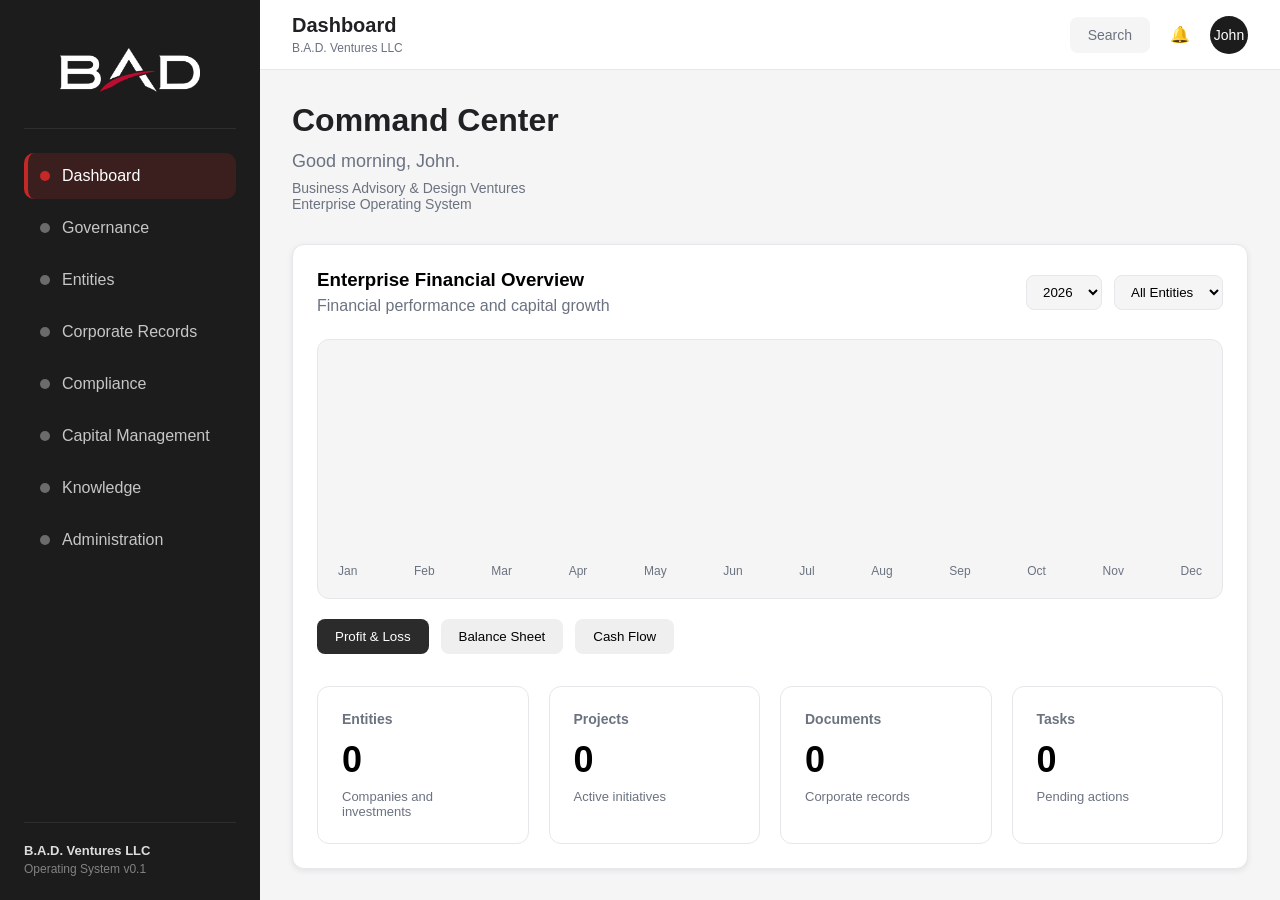
<file: prototype/index.html>
<!DOCTYPE html>
<html lang="en">

<head>
    <meta charset="UTF-8">
    <meta name="viewport" content="width=device-width, initial-scale=1.0">

    <title>BAD OS</title>

    <link rel="stylesheet" href="css/styles.css">
</head>

<body>

    <aside>

        <div class="logo">
            <img src="assets/logo.png" alt="BAD Ventures Logo">
        </div>

        <nav>

    <ul>

        <li class="active">
            <span class="nav-icon"></span>
            Dashboard
        </li>

        <li>
            <span class="nav-icon"></span>
            Governance
        </li>

        <li>
            <span class="nav-icon"></span>
            Entities
        </li>

        <li>
            <span class="nav-icon"></span>
            Corporate Records
        </li>

        <li>
            <span class="nav-icon"></span>
            Compliance
        </li>

        <li>
            <span class="nav-icon"></span>
            Capital Management
        </li>

        <li>
            <span class="nav-icon"></span>
            Knowledge
        </li>

        <li>
            <span class="nav-icon"></span>
            Administration
        </li>

    </ul>

</nav>

<div class="sidebar-footer">

    <p class="company-name">B.A.D. Ventures LLC</p>

    <p class="version">Operating System v0.1</p>

</div>

    </aside>

    <div class="workspace">

        <header>

    <div class="header-title">

        <h1>Dashboard</h1>

        <p>B.A.D. Ventures LLC</p>

    </div>


    <div class="header-actions">

        <div class="search">
            Search
        </div>


        <div class="notification">
            🔔
        </div>


        <div class="user">
            John
        </div>

    </div>

</header>

        <main>

    <div class="content-container">


        <section class="welcome-section">

            <h2>
                Command Center
            </h2>


            <p class="welcome-message">
                Good morning, John.
            </p>


            <p class="company-description">
                Business Advisory & Design Ventures
                <br>
                Enterprise Operating System
            </p>


        </section>

<div class="financial-card card">


    <div class="financial-header">

        <div>

            <h3>
                Enterprise Financial Overview
            </h3>

            <p>
                Financial performance and capital growth
            </p>

        </div>


        <div class="financial-filters">


            <select>

                <option>
                    2026
                </option>

            </select>


            <select>

                <option>
                    All Entities
                </option>

            </select>


        </div>


    </div>


    <div class="chart-placeholder">


        <div class="chart-line">

        </div>


        <div class="chart-labels">

            <span>Jan</span>
            <span>Feb</span>
            <span>Mar</span>
            <span>Apr</span>
            <span>May</span>
            <span>Jun</span>
            <span>Jul</span>
            <span>Aug</span>
            <span>Sep</span>
            <span>Oct</span>
            <span>Nov</span>
            <span>Dec</span>

        </div>


    </div>


    <div class="financial-toggle">


        <button class="active">
            Profit & Loss
        </button>


        <button>
            Balance Sheet
        </button>


        <button>
            Cash Flow
        </button>


    </div>

    <section class="kpi-grid">


        <div class="kpi-card">

            <h4>
                Entities
            </h4>

            <div class="kpi-value">
                0
            </div>

            <p>
                Companies and investments
            </p>

        </div>



        <div class="kpi-card">

            <h4>
                Projects
            </h4>

            <div class="kpi-value">
                0
            </div>

            <p>
                Active initiatives
            </p>

        </div>




        <div class="kpi-card">

            <h4>
                Documents
            </h4>

            <div class="kpi-value">
                0
            </div>

            <p>
                Corporate records
            </p>

        </div>




        <div class="kpi-card">

            <h4>
                Tasks
            </h4>

            <div class="kpi-value">
                0
            </div>

            <p>
                Pending actions
            </p>

        </div>


    </section>

</div>      

</main>

    </div>


    <script src="js/app.js"></script>

</body>

</html>
</file>
<file: prototype/css/styles.css>
/* BAD OS Prototype - Application Shell */

* {
    margin: 0;
    padding: 0;
    box-sizing: border-box;
}

:root {

    /* Brand Colors */
    --color-primary: #2B2B2B;
    --color-primary-light: #3A3A3A;
    --color-primary-dark: #1C1C1C;

    --color-accent: #C62828;

    /* Backgrounds */
    --color-background: #F5F5F5;
    --color-surface: #FFFFFF;

    /* Text */
    --color-text: #202124;
    --color-text-light: #6B7280;

    /* Borders */
    --color-border: #E5E7EB;

    /* Layout */
    --sidebar-width: 260px;
    --header-height: 70px;

    /* Shadows */
    --shadow-sm: 0 2px 6px rgba(0,0,0,.08);

}

body {
    height: 100vh;
    display: flex;
    font-family: Arial, sans-serif;
    background: var(--color-background);
}


/* Sidebar */

aside {

    width: var(--sidebar-width);
    height: 100vh;

    display: flex;
    flex-direction: column;

    background: var(--color-primary-dark);

    color: white;

    padding: 24px;

}

nav {

    flex: 1;

}

.sidebar-footer {

    margin-top: auto;

    padding-top: 20px;

    border-top: 1px solid rgba(255,255,255,.08);

}

.company-name {

    font-size: 13px;

    font-weight: 600;

    color: rgba(255,255,255,.85);

}

.version {

    margin-top: 4px;

    font-size: 12px;

    color: rgba(255,255,255,.45);

}

/* Workspace */

.workspace {
    flex: 1;
    display: flex;
    flex-direction: column;
}


/* Header */

header {

    height: var(--header-height);

    display: flex;

    justify-content: space-between;

    align-items: center;


    background: var(--color-surface);

    border-bottom: 1px solid var(--color-border);

    padding: 0 32px;

}

.header-title h1 {

    font-size: 20px;

    font-weight: 600;

    color: var(--color-text);

}

.header-title p {

    margin-top: 4px;

    font-size: 12px;

    color: var(--color-text-light);

}

.header-actions {

    display: flex;

    align-items: center;

    gap: 20px;

}

.search {

    background: var(--color-background);

    padding: 10px 18px;

    border-radius: 8px;

    color: var(--color-text-light);

    font-size: 14px;

}

.notification {

    cursor: pointer;

}

.user {

    width: 38px;

    height: 38px;

    display: flex;

    align-items: center;

    justify-content: center;


    border-radius: 50%;

    background: var(--color-primary-dark);

    color: white;

    font-size: 14px;

}

/* Main Content */

main {
    flex: 1;
    background: var(--color-background);
    padding: 32px;
    overflow-y: auto;
}

.content-container {

    max-width: 1400px;

    margin: 0 auto;

}

.card {

    background: var(--color-surface);

    border: 1px solid var(--color-border);

    border-radius: 12px;

    padding: 24px;

    margin-top: 24px;

    box-shadow: var(--shadow-sm);

}

.content-container h2 {

    font-size: 28px;

    font-weight: 600;

    color: var(--color-text);

}


.content-container p {

    color: var(--color-text-light);

}

/* Logo */

.logo {
    display: flex;
    justify-content: center;
    align-items: center;
    padding: 24px 0 36px;
    border-bottom: 1px solid rgba(255,255,255,0.08);
    margin-bottom: 24px;
}

.logo img {
    width: 140px;
    height: auto;
}

/* Navigation */

nav ul {
    list-style: none;
}

nav li {
    display: flex;
    align-items: center;

    gap: 12px;

    padding: 14px 16px;
    margin-bottom: 6px;

    border-radius: 10px;

    color: rgba(255,255,255,.75);

    cursor: pointer;

    transition: all .2s ease;
}

.nav-icon {

    width: 10px;
    height: 10px;

    border-radius: 50%;

    background: rgba(255,255,255,.35);

    flex-shrink: 0;

}

nav li:hover {

    background: rgba(255,255,255,.08);

    color: white;

}

nav li.active {

    background: rgba(198,40,40,.18);

    color: white;

    border-left: 4px solid var(--color-accent);

    padding-left: 12px;

}

nav li.active .nav-icon {

    background: var(--color-accent);

}

.welcome-section {

    margin-bottom: 32px;

}


.welcome-section h2 {

    font-size: 32px;

    font-weight: 700;

    margin-bottom: 12px;

}


.welcome-message {

    font-size: 18px;

    margin-bottom: 8px;

}


.company-description {

    font-size: 14px;

    color: var(--color-text-light);

}

.financial-header {

    display: flex;

    justify-content: space-between;

    align-items: center;

    margin-bottom: 24px;

}


.financial-header h3 {

    margin-bottom: 6px;

}

.financial-filters {

    display: flex;

    gap: 12px;

}


.financial-filters select {

    padding: 8px 12px;

    border-radius: 8px;

    border: 1px solid var(--color-border);

    background: var(--color-background);

}

.chart-placeholder {

    height: 260px;

    background: var(--color-background);

    border-radius: 12px;

    border: 1px solid var(--color-border);

    display: flex;

    flex-direction: column;

    justify-content: flex-end;

    padding: 20px;

}

.chart-labels {

    display: flex;

    justify-content: space-between;

    font-size: 12px;

    color: var(--color-text-light);

}

.financial-toggle {

    display: flex;

    gap: 12px;

    margin-top: 20px;

}


.financial-toggle button {

    padding: 10px 18px;

    border-radius: 8px;

    border: none;

    cursor: pointer;

}


.financial-toggle .active {

    background: var(--color-primary);

    color: white;

}

.kpi-grid {

    display: grid;

    grid-template-columns: repeat(4, 1fr);

    gap: 20px;

    margin-top: 32px;

}

.kpi-card {

    background: var(--color-surface);

    border: 1px solid var(--color-border);

    border-radius: 12px;

    padding: 24px;

}

.kpi-card h4 {

    font-size: 14px;

    font-weight: 600;

    color: var(--color-text-light);

    margin-bottom: 12px;

}

.kpi-value {

    font-size: 36px;

    font-weight: 700;

    margin-bottom: 8px;

}

.kpi-card p {

    font-size: 13px;

    color: var(--color-text-light);

}
</file>
